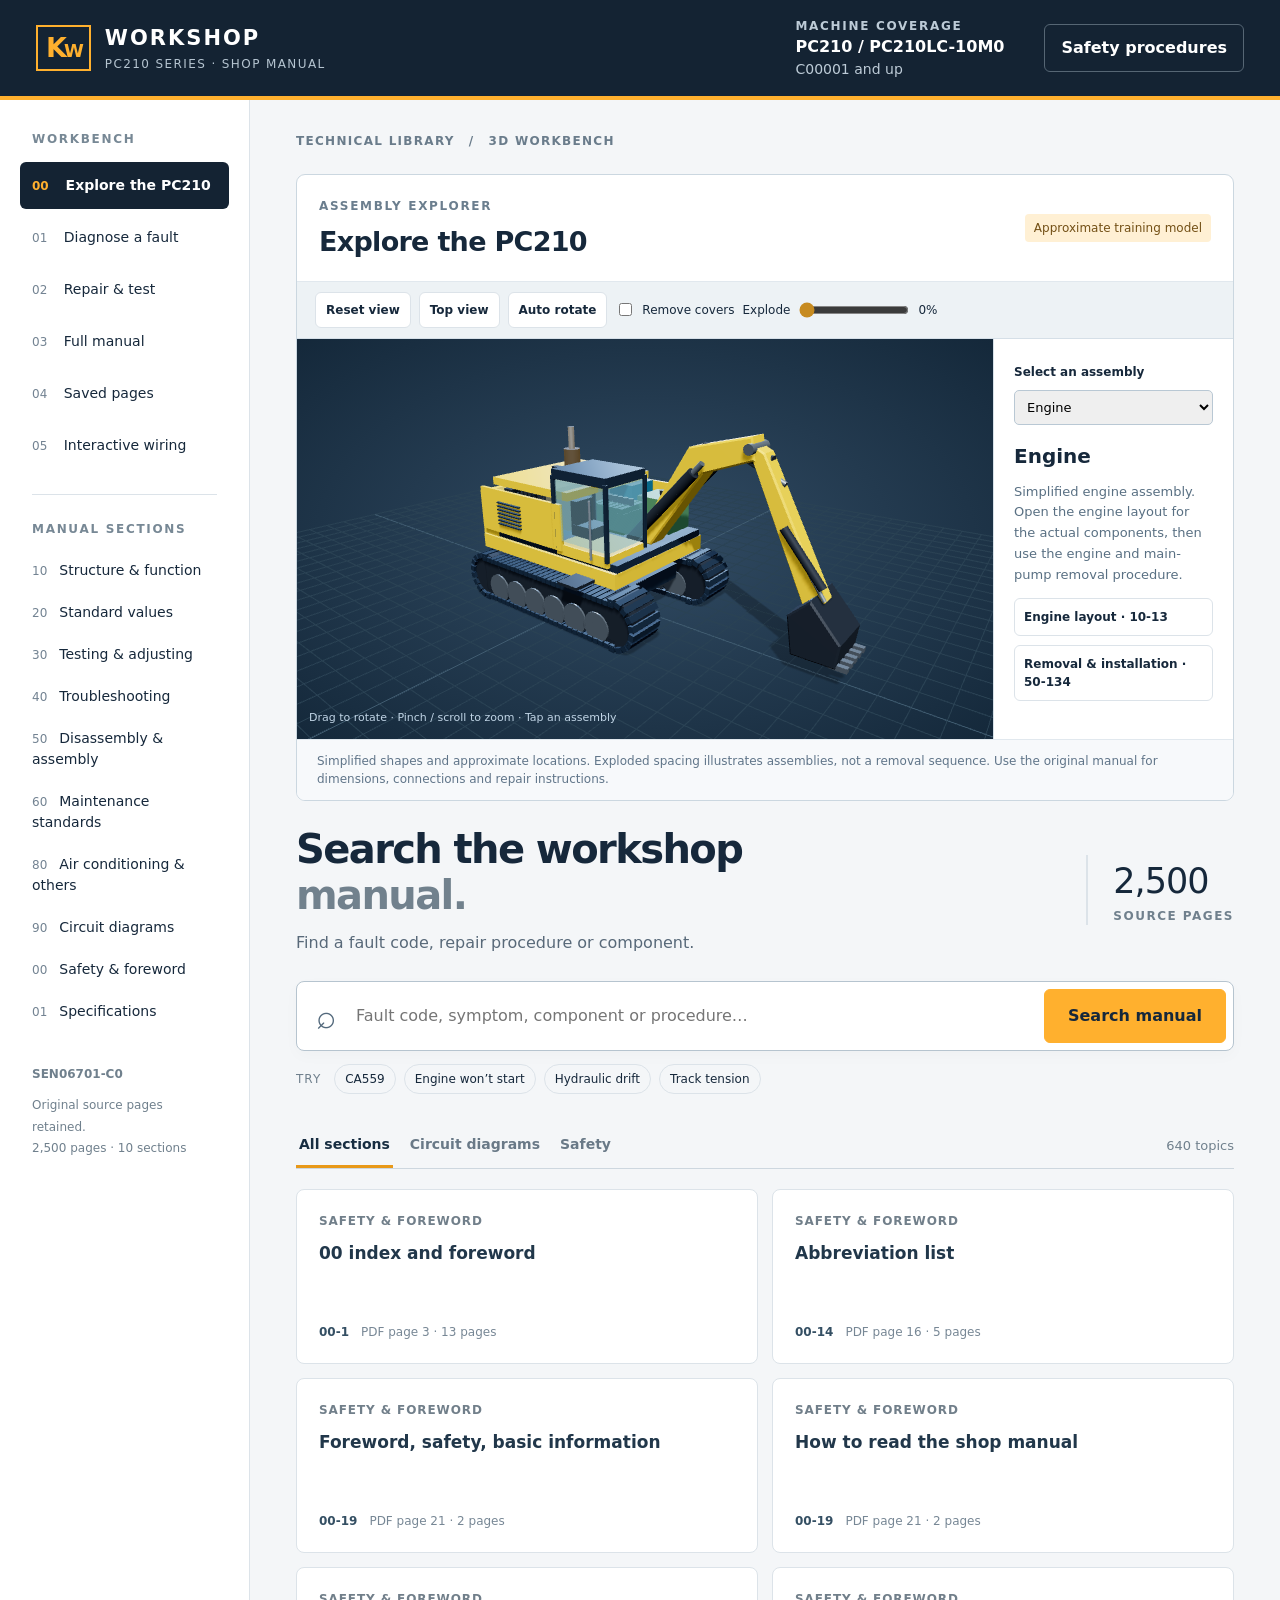
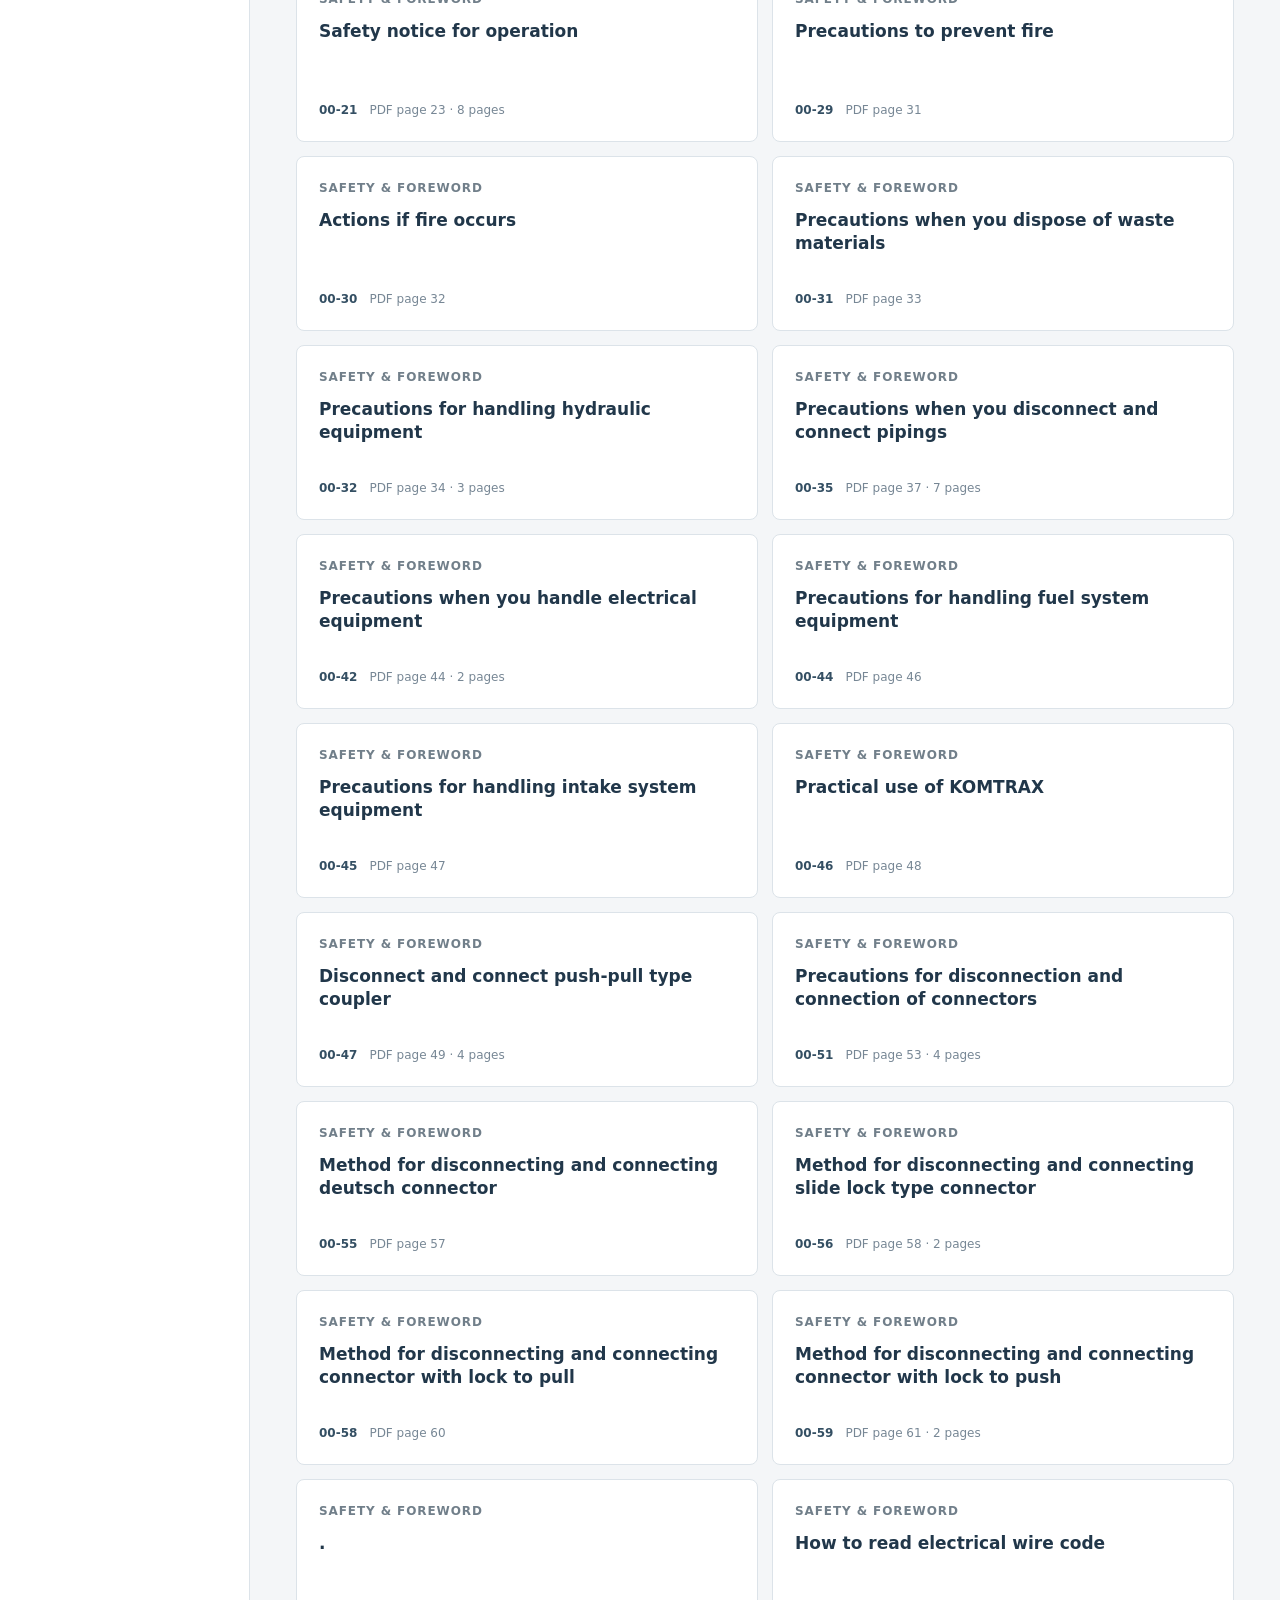
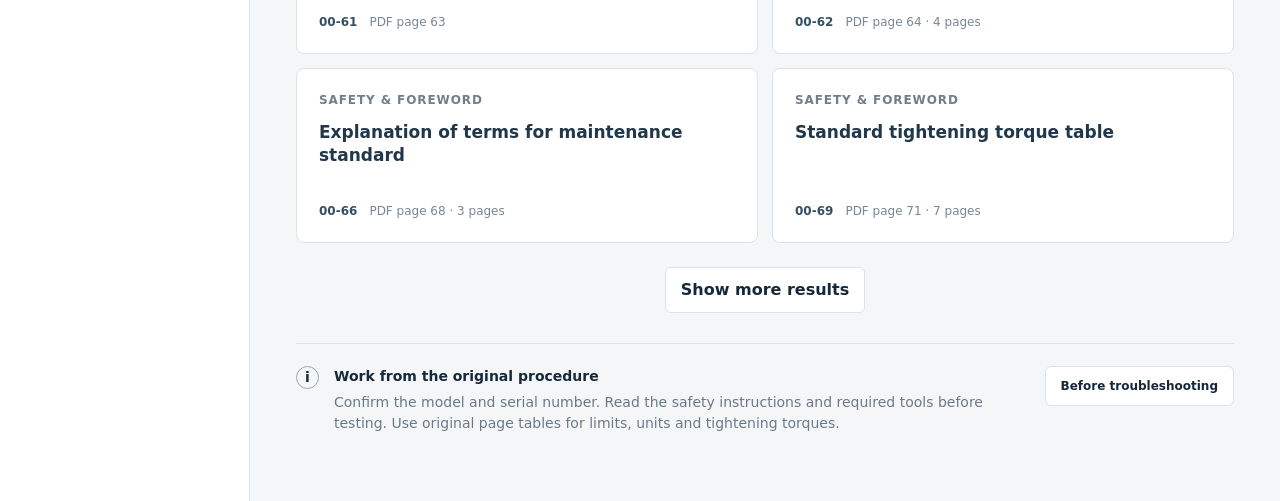
<file: workshop/index.html>
<!doctype html><html lang="en"><head><meta charset="UTF-8"><meta name="viewport" content="width=device-width,initial-scale=1"><meta name="theme-color" content="#142333"><title>Komatsu Workshop | PC210 repair manual</title><meta name="description" content="Search the complete 2,500-page PC210-10M0 and PC210LC-10M0 shop manual. Fault codes, symptom diagnosis, testing, repairs and original diagrams."><link rel="icon" href="favicon.svg"><link rel="stylesheet" href="style.css"></head><body>
<header><a class="brand" href="#"><span class="mark">K<span>W</span></span><span>WORKSHOP<small>PC210 SERIES · SHOP MANUAL</small></span></a><div class="model"><span class="small">MACHINE COVERAGE</span><strong>PC210 / PC210LC-10M0</strong><span>C00001 and up</span></div><button class="outline" id="safety">Safety procedures</button></header>
<div class="layout"><aside><div class="eyebrow">WORKBENCH</div><nav id="modes"><button data-mode="model"><span>00</span> Explore the PC210</button><button data-mode="diagnose" class="active"><span>01</span> Diagnose a fault</button><button data-mode="repair"><span>02</span> Repair & test</button><button data-mode="library"><span>03</span> Full manual</button><button data-mode="saved"><span>04</span> Saved pages</button><button onclick="location.href='wiring.html'"><span>05</span> Interactive wiring</button></nav><div class="side-rule"></div><div class="eyebrow">MANUAL SECTIONS</div><nav id="sections"></nav><div class="side-bottom"><b>SEN06701-C0</b><p>Original source pages retained.<br>2,500 pages · 10 sections</p></div></aside>
<main><div class="breadcrumb">TECHNICAL LIBRARY <span>/</span> <span id="crumb">DIAGNOSIS</span></div><section id="modelWorkbench" class="model-workbench" aria-label="Interactive PC210 training model"><div class="model-heading"><div><span class="eyebrow">ASSEMBLY EXPLORER</span><h2>Explore the PC210</h2></div><span class="training-tag">Approximate training model</span></div><div class="model-controls"><button id="modelReset">Reset view</button><button id="modelTop">Top view</button><button id="modelRotate" aria-pressed="false">Auto rotate</button><label><input id="modelCovers" type="checkbox"> Remove covers</label><label>Explode <input id="modelExplode" type="range" min="0" max="100" value="0" aria-label="Exploded view amount"><output id="explodeValue">0%</output></label></div><div class="model-layout"><div id="modelCanvas" aria-label="3D excavator model"><p id="modelLoading">Loading 3D model…</p><div id="modelHint">Drag to rotate · Pinch / scroll to zoom · Tap an assembly</div><div id="modelHover" hidden></div></div><div class="assembly-preview"><label for="modelParts">Select an assembly</label><select id="modelParts"></select><h3 id="assemblyTitle">Engine</h3><p id="assemblyInfo"></p><div id="assemblyRefs"></div></div></div><p class="model-note">Simplified shapes and approximate locations. Exploded spacing illustrates assemblies, not a removal sequence. Use the original manual for dimensions, connections and repair instructions.</p></section><div class="heading"><div><h1 id="title">Find the fault.<br><span>Follow the manual.</span></h1><p id="subtitle">Enter a monitor code or describe the machine’s symptom.</p></div><div class="manual-badge"><strong>2,500</strong><span>SOURCE PAGES</span></div></div>
<form id="searchform" class="search"><span aria-hidden="true">⌕</span><input id="query" type="search" aria-label="Search manual" placeholder="Fault code, symptom, component or procedure…" autocomplete="off"><button type="submit">Search manual</button></form><div id="quick" class="quick"><span>TRY</span><button data-q="CA559">CA559</button><button data-q="engine does not start">Engine won’t start</button><button data-q="hydraulic drift">Hydraulic drift</button><button data-q="track shoe tension">Track tension</button></div>
<div class="toolbar"><div class="filters" id="filters"><button data-filter="all" class="selected">All</button><button data-filter="code">Fault codes</button><button data-filter="symptom">Symptoms</button></div><div id="resultCount" role="status" aria-live="polite">Loading manual index…</div></div>
<div id="scope" hidden class="scope"></div><div id="results" class="results"><div class="empty">Loading the manual. Please wait.</div></div><button id="more" class="load-more" hidden>Show more results</button>
<section class="source-note"><div class="source-icon">i</div><div><strong>Work from the original procedure</strong><p>Confirm the model and serial number. Read the safety instructions and required tools before testing. Use original page tables for limits, units and tightening torques.</p></div><button id="before">Before troubleshooting</button></section>
</main></div>
<dialog id="reader"><div class="reader-header"><div><span class="eyebrow" id="readerSection">MANUAL</span><h2 id="readerTitle">Source page</h2></div><button id="close" aria-label="Close reader">✕</button></div><div class="reader-tools"><div class="pager"><button id="prev" aria-label="Previous page">Previous</button><label>PDF page <input id="pageInput" type="number" min="1" max="2500" value="1"></label><button id="next" aria-label="Next page">Next</button><span id="pageRef"></span></div><div class="reader-actions"><button id="bookmark">Save page</button><a id="pdfLink" target="_blank" rel="noopener">Original PDF</a><button id="print">Print page</button></div></div><div class="reader-tabs"><button id="imageTab" class="selected">Original page & diagrams</button><button id="textTab">Searchable text</button><label id="zoomLabel">Zoom <select id="zoom"><option value="100">Fit width</option><option value="150">150%</option><option value="200">200%</option><option value="300">300%</option></select></label></div><div id="procedureStrip" class="procedure-strip" hidden></div><div class="reader-body"><div id="imagePane"><img id="pageImage" alt="Original manual page"><p id="imageError" hidden>Page image could not load. Use the Original PDF link to read this page.</p></div><pre id="pageText" hidden></pre></div><div class="reader-footer"><span id="sourceLabel"></span><button id="reviewed">Mark page reviewed</button></div></dialog>
<script src="manual-data.js" defer></script><script src="asset-loader.js" defer></script><script src="app.js" defer></script><script type="module" src="model3d.js"></script></body></html>
</file>
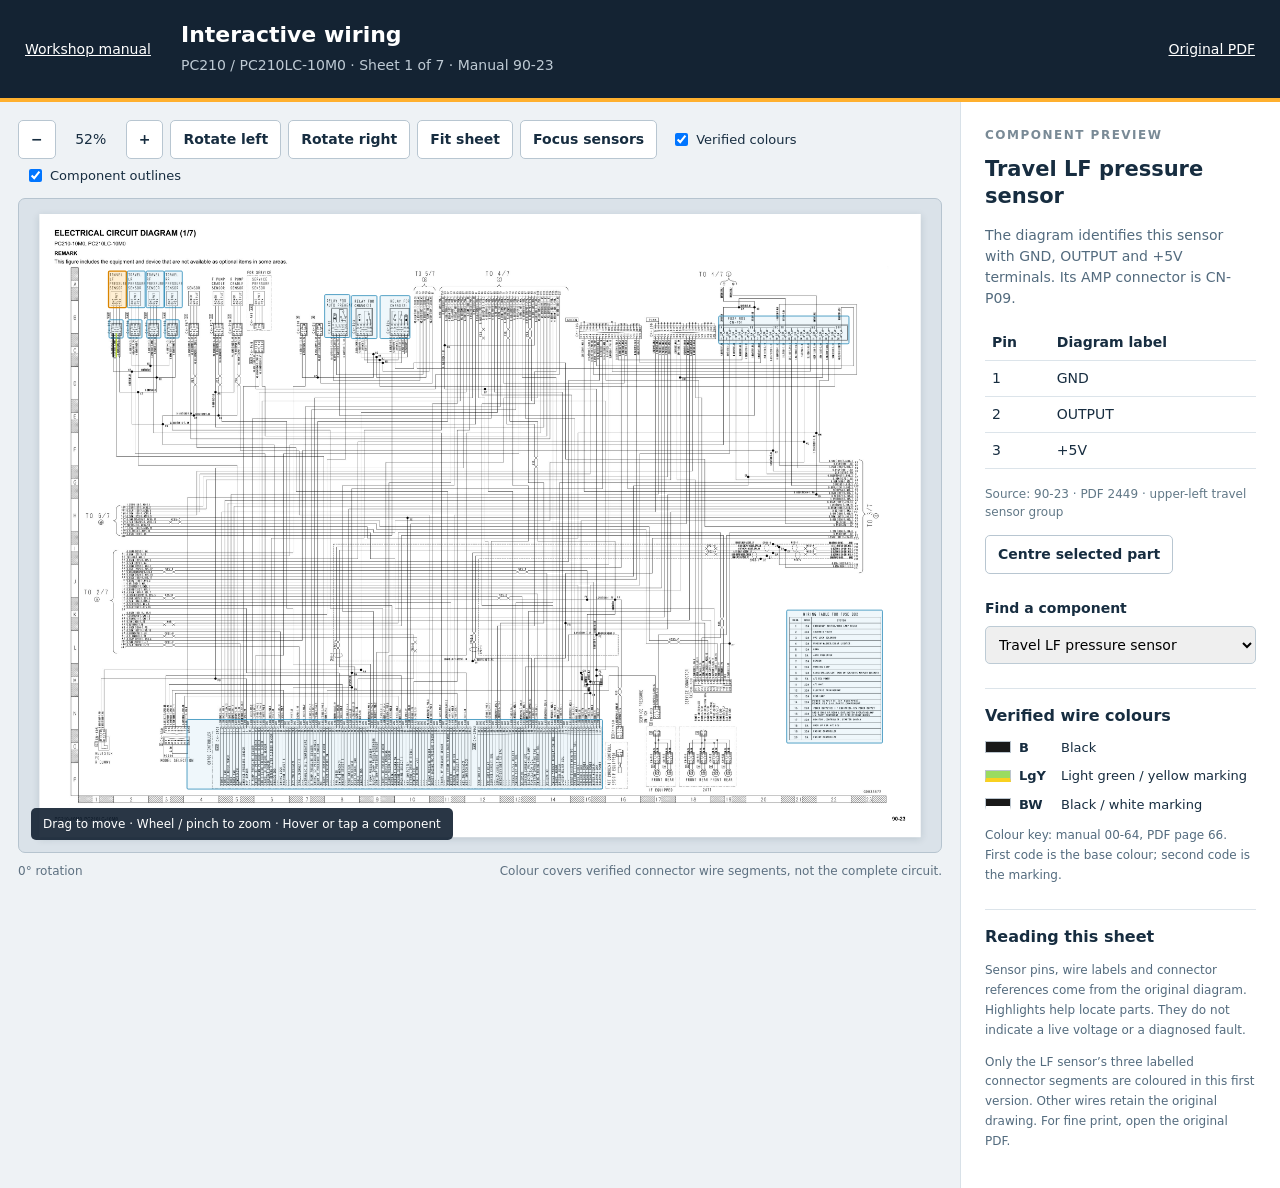
<file: workshop/wiring.html>
<!doctype html><html lang="en"><head><meta charset="utf-8"><meta name="viewport" content="width=device-width, initial-scale=1"><title>Interactive wiring | Komatsu Workshop</title><link rel="icon" href="favicon.svg"><link rel="stylesheet" href="wiring.css"></head><body><header><a href="index.html">Workshop manual</a><div><h1>Interactive wiring</h1><p>PC210 / PC210LC-10M0 · Sheet 1 of 7 · Manual 90-23</p></div><a href="pdf/49.pdf#page=49" target="_blank" rel="noopener">Original PDF</a></header><main><section class="workspace"><div class="controls"><button id="minus" aria-label="Zoom out">−</button><output id="scale">100%</output><button id="plus" aria-label="Zoom in">+</button><button id="left">Rotate left</button><button id="right">Rotate right</button><button id="fit">Fit sheet</button><button id="sensorView">Focus sensors</button><label><input type="checkbox" id="colors" checked> Verified colours</label><label><input type="checkbox" id="hotspots" checked> Component outlines</label></div><div id="viewport" tabindex="0" aria-label="Wiring diagram. Drag to pan, use mouse wheel or pinch to zoom. Arrow keys move the sheet. Plus and minus zoom."><svg id="sheet" xmlns="http://www.w3.org/2000/svg" viewBox="0 0 1683.7795 1190.5513" aria-label="Original wiring diagram with verified colour overlays and interactive components"><image href="wiring-1.jpg" width="1683.7795" height="1190.5513"/><g id="wires"></g><g id="parts"></g></svg><div id="hint">Drag to move · Wheel / pinch to zoom · Hover or tap a component</div></div><div class="status"><span id="position">0° rotation</span><span>Colour covers verified connector wire segments, not the complete circuit.</span></div></section><aside><div class="eyebrow">COMPONENT PREVIEW</div><h2 id="partTitle">Travel LF pressure sensor</h2><p id="partInfo"></p><div id="pinList"></div><div id="source"></div><button id="focus">Centre selected part</button><label class="select-label" for="component">Find a component</label><select id="component"></select><section class="legend"><h3>Verified wire colours</h3><div><i style="background:#191919"></i><b>B</b> Black</div><div><i style="background:#9adb61;border-bottom:4px solid #f9d120"></i><b>LgY</b> Light green / yellow marking</div><div><i style="background:#191919;border-bottom:4px solid #fff"></i><b>BW</b> Black / white marking</div><p>Colour key: manual 00-64, PDF page 66. First code is the base colour; second code is the marking.</p></section><section class="note"><h3>Reading this sheet</h3><p>Sensor pins, wire labels and connector references come from the original diagram. Highlights help locate parts. They do not indicate a live voltage or a diagnosed fault.</p><p>Only the LF sensor’s three labelled connector segments are coloured in this first version. Other wires retain the original drawing. For fine print, open the original PDF.</p></section></aside></main><script src="asset-loader.js"></script><script src="wiring.js"></script></body></html>
</file>
<file: workshop/style.css>
:root{--navy:#142333;--ink:#16283b;--muted:#586979;--orange:#ffb02e;--line:#dce3e9;--paper:#f4f6f8}*{box-sizing:border-box}body{margin:0;background:var(--paper);color:var(--ink);font:16px/1.5 system-ui,-apple-system,BlinkMacSystemFont,"Segoe UI",sans-serif}button,input,select{font:inherit}button,a,input,select{touch-action:manipulation}button,a{ -webkit-tap-highlight-color:transparent}button{cursor:pointer}a{color:inherit}button{border:1px solid var(--line);background:#fff;border-radius:6px;padding:10px 15px;color:var(--ink);font-weight:600}button:hover{border-color:#8198ab;background:#edf2f5}button:focus-visible,a:focus-visible,input:focus-visible,select:focus-visible{outline:3px solid #e18b00;outline-offset:3px}header{height:100px;background:var(--navy);color:white;display:flex;align-items:center;gap:40px;padding:0 36px;border-bottom:4px solid var(--orange)}.brand{display:flex;align-items:center;gap:14px;text-decoration:none;font-size:21px;font-weight:800;letter-spacing:2px}.mark{border:2px solid var(--orange);color:var(--orange);font-size:27px;padding:1px 8px;letter-spacing:-3px}.mark span{font-size:18px}.brand small{display:block;font-size:12px;font-weight:500;letter-spacing:1.4px;color:#b5c4d0}.model{margin-left:auto;display:flex;flex-direction:column;font-size:14px;color:#bdcbd7}.model strong{color:#fff;font-size:16px}.small,.eyebrow{font-size:12px;font-weight:800;letter-spacing:1.7px}.outline{background:transparent;color:white;border-color:#566674;padding:11px 16px}.outline:hover{background:#23394d}.layout{display:grid;grid-template-columns:250px minmax(0,1fr);min-height:calc(100vh - 100px)}aside{background:#fff;border-right:1px solid var(--line);padding:30px 20px;display:flex;flex-direction:column}aside .eyebrow{color:#778895;margin:0 12px 14px}nav{display:flex;flex-direction:column;gap:5px}nav button{border:none;background:transparent;text-align:left;font-size:14px;padding:13px 12px;font-weight:500}nav button span{margin-right:12px;font-size:12px;color:#738392}nav button.active{background:#142333;color:white;font-weight:700}nav button.active span{color:var(--orange)}#sections button{padding:8px 12px;font-size:14px}#sections button.active{background:#fff1d9;color:#6e4500}.side-rule{height:1px;background:var(--line);margin:25px 12px}.side-bottom{margin:35px 12px 0;font-size:12px;color:#70808d}.side-bottom p{line-height:1.8}main{padding:32px 46px 40px;max-width:1450px;width:100%;margin:0 auto}.breadcrumb{font-size:12px;font-weight:700;letter-spacing:1.3px;color:#6a7c8b;display:flex;gap:14px}.heading{display:flex;align-items:center;justify-content:space-between;margin:25px 0 26px;gap:18px}h1{margin:0;font-size:40px;letter-spacing:-1.6px;line-height:1.15}h1 span{color:#71818d}.heading p{margin:13px 0 0;color:var(--muted)}.manual-badge{border-left:2px solid var(--line);padding-left:25px;display:flex;flex-direction:column;flex-shrink:0}.manual-badge strong{font-size:35px;font-weight:500;letter-spacing:-1px}.manual-badge span{font-size:12px;font-weight:700;letter-spacing:1.5px;color:#70808d}.search{display:flex;align-items:center;background:white;border:1px solid #b6c4cf;border-radius:8px;box-shadow:0 5px 16px #15283b06;padding:7px;gap:8px}.search>span{font-size:34px;line-height:1;padding:0 12px;color:#53697c}.search input{border:0;outline:none;min-width:0;flex:1;padding:13px 0;background:transparent;color:var(--ink)}.search button{background:var(--orange);border-color:var(--orange);padding:14px 23px;white-space:nowrap}.quick{display:flex;align-items:center;gap:8px;flex-wrap:wrap;margin:13px 0 30px}.quick span{font-size:12px;letter-spacing:1px;color:#70808d;margin-right:5px}.quick button{font-size:12px;padding:5px 10px;background:transparent;font-weight:500;border-radius:30px}.toolbar{display:flex;justify-content:space-between;align-items:center;border-bottom:1px solid #cdd7df;margin-top:28px;margin-bottom:20px;gap:15px}.filters{display:flex;gap:14px;flex-wrap:wrap}.filters button{border:0;border-bottom:3px solid transparent;border-radius:0;background:transparent;padding:10px 3px;font-size:14px;color:#697987}.filters button.selected{color:#172d41;border-color:#e89919}#resultCount{font-size:13px;color:#70808d}.results{display:grid;grid-template-columns:repeat(2,minmax(0,1fr));gap:14px}.card{background:#fff;border:1px solid var(--line);border-radius:8px;padding:22px;position:relative;display:flex;flex-direction:column;align-items:flex-start;min-height:175px;text-align:left;width:100%;font-weight:400}.card:hover{border-color:#c18931;background:white;box-shadow:0 3px 12px #15283b08}.tag{font-size:12px;font-weight:700;letter-spacing:.9px;color:#717f8a}.tag.code{color:#a06403}.tag.symptom{color:#286b87}.card h3{font-size:17px;font-weight:650;line-height:1.4;margin:12px 0;color:#21374a;text-transform:none}.card .excerpt{font-size:14px;line-height:1.5;color:#5a6d7a;margin:0 0 15px;display:-webkit-box;-webkit-line-clamp:3;-webkit-box-orient:vertical;overflow:hidden}.card .meta{font-size:12px;color:#778795;margin-top:auto;padding-top:7px;display:flex;gap:12px;flex-wrap:wrap}.card .meta b{color:#344f63;font-weight:600}.empty{grid-column:1/-1;padding:35px;background:white;border:1px solid var(--line);border-radius:8px;color:#637685}.load-more{display:block;margin:24px auto}.scope{font-size:14px;margin-bottom:18px;background:#fff1d9;padding:12px 16px;border-radius:6px}.source-note{margin-top:30px;border-top:1px solid var(--line);padding:22px 0;display:flex;gap:15px;align-items:flex-start;font-size:14px}.source-note p{margin:5px 0;color:#697a88;max-width:720px}.source-note button{margin-left:auto;flex-shrink:0;font-size:12px}.source-icon{border:1px solid #96a7b6;border-radius:50%;width:23px;height:23px;flex-shrink:0;text-align:center;font-weight:700}dialog{padding:0;border:0;border-radius:10px;width:calc(100% - 40px);max-width:1280px;height:calc(100dvh - 40px);max-height:calc(100dvh - 40px);color:var(--ink);box-shadow:0 15px 80px #0005;overflow:hidden}dialog[open]{display:flex;flex-direction:column}dialog::backdrop{background:#0b192acf}.reader-header{background:var(--navy);color:white;display:flex;align-items:center;justify-content:space-between;padding:18px 24px;gap:20px}.reader-header .eyebrow{color:var(--orange)}.reader-header h2{font-size:19px;line-height:1.3;margin:5px 0 0}.reader-header button{background:#ffffff12;color:white;border-color:#ffffff30;padding:8px 13px}.reader-tools{padding:12px 18px;border-bottom:1px solid var(--line);display:flex;align-items:center;justify-content:space-between;gap:12px;flex-wrap:wrap}.reader-tools button,.reader-actions a{font-size:14px;padding:7px 12px}.pager{display:flex;align-items:center;gap:10px;font-size:14px;flex-wrap:wrap}.pager input{width:78px;padding:6px;border:1px solid #bac8d3;border-radius:4px}.reader-actions{display:flex;align-items:center;gap:8px;flex-wrap:wrap}.reader-actions a{border:1px solid var(--line);border-radius:6px;text-decoration:none;font-weight:600}.reader-tabs{display:flex;align-items:center;background:#f4f6f8;padding:7px 18px;gap:8px;flex-wrap:wrap}.reader-tabs button{background:transparent;font-size:14px;padding:8px 12px;border:0}.reader-tabs button.selected{background:white;box-shadow:0 1px 4px #0001}.reader-tabs label{margin-left:auto;font-size:14px}.reader-tabs select{padding:4px;border:1px solid #b8c5d0;border-radius:4px}.reader-body{overflow:auto;flex:1;min-height:0;background:#dfe5ea;padding:20px;overscroll-behavior:contain}.reader-body img{display:block;width:100%;max-width:1000px;min-width:0;height:auto;margin:0 auto;background:white;box-shadow:0 1px 8px #0002}.reader-body pre{white-space:pre-wrap;overflow-wrap:anywhere;font:15px/1.6 ui-monospace,SFMono-Regular,Consolas,monospace;background:white;padding:24px;margin:0;min-height:100%}.reader-footer{display:flex;align-items:center;justify-content:space-between;padding:10px 18px;gap:15px;font-size:12px;border-top:1px solid var(--line)}.reader-footer button{font-size:14px;padding:7px 12px}.procedure-strip{background:#fff1d9;padding:9px 18px;font-size:13px}.reviewed{background:#d9ecdf!important;border-color:#9fbea8!important}.reader-body #imageError{background:white;padding:20px}[hidden]{display:none!important}mark{background:#ffe1a2;color:inherit}
@media(min-width:1600px){main{padding-top:45px}.results{grid-template-columns:repeat(3,minmax(0,1fr))}}@media(max-width:1050px){header{padding:0 24px;gap:20px}.layout{grid-template-columns:210px minmax(0,1fr)}aside{padding:25px 12px}main{padding:28px 26px}h1{font-size:34px}.manual-badge{display:none}.source-note{flex-wrap:wrap}.source-note button{margin-left:38px}.card{padding:18px}}@media(max-width:760px){header{height:auto;min-height:82px;padding:14px 18px;gap:12px;flex-wrap:wrap}.brand{font-size:17px}.brand small{font-size:10px}.model{display:none}header .outline{margin-left:auto;font-size:12px;padding:8px}.layout{display:block}aside{padding:10px 12px;border-right:0;border-bottom:1px solid var(--line);display:block}aside>.eyebrow,aside #sections,aside .side-rule,aside .side-bottom{display:none}#modes{flex-direction:row;overflow:auto;gap:6px}#modes button{font-size:12px;white-space:nowrap;padding:11px 12px}#modes button span{display:none}main{padding:24px 18px}.heading{margin:22px 0}h1{font-size:32px}.heading p{font-size:14px}.breadcrumb{font-size:10px}.search{gap:4px}.search>span{padding:0 6px}.search input{font-size:14px}.search button{font-size:12px;padding:13px 10px}.quick{gap:6px}.toolbar{align-items:flex-end;gap:8px}#resultCount{font-size:12px;text-align:right}.filters{gap:10px}.filters button{font-size:13px}.results{grid-template-columns:1fr}.card{min-height:150px}.source-note{font-size:13px}dialog{width:100%;height:100dvh;max-height:100dvh;border-radius:0}.reader-header{padding:14px 16px}.reader-header h2{font-size:16px}.reader-tools{padding:8px 12px;gap:8px}.pager{gap:6px;font-size:12px}.pager input{width:63px}.pager button{padding:7px;font-size:12px}.reader-actions button,.reader-actions a{font-size:12px;padding:7px 10px}.reader-tabs{padding:5px 8px;gap:3px}.reader-tabs button{font-size:12px;padding:8px}.reader-tabs label{font-size:12px}.reader-body{padding:8px}.reader-body pre{font-size:13px;padding:15px}.reader-footer{font-size:11px;padding:8px 12px}.reader-footer button{font-size:12px}.reader-tabs select{font-size:12px;max-width:100px}}
@media print{body>*:not(dialog){display:none!important}dialog[open]{position:static;display:block;width:100%;height:auto;max-height:none;box-shadow:none}.reader-header,.reader-tools,.reader-tabs,.reader-footer,.procedure-strip{display:none!important}.reader-body{overflow:visible;background:white;padding:0}#pageImage{width:100%!important;max-width:100%!important;box-shadow:none}#pageText{display:none!important}}
.model-workbench{margin-top:24px;background:white;border:1px solid #cbd7e0;border-radius:9px;overflow:hidden}.model-heading{padding:18px 22px;display:flex;align-items:center;justify-content:space-between;gap:14px}.model-heading h2{margin:5px 0 0;font-size:27px;letter-spacing:-.7px}.model-heading .eyebrow{color:#6b7e8e}.training-tag{font-size:12px;color:#735016;background:#fff0d4;padding:5px 9px;border-radius:4px}.model-controls{display:flex;align-items:center;gap:8px;flex-wrap:wrap;padding:10px 18px;background:#edf2f5;border-top:1px solid #e1e8ee;border-bottom:1px solid #d5dfe7}.model-controls button{font-size:12px;padding:8px 10px}.model-controls label{display:flex;align-items:center;gap:7px;font-size:12px}.model-controls input[type=range]{width:110px;accent-color:#c78b20}.model-controls output{width:35px;font-size:12px}.model-layout{display:grid;grid-template-columns:minmax(0,1fr) 240px}#modelCanvas{height:400px;min-width:0;position:relative;background:radial-gradient(ellipse at center,#324c64,#14283a);overflow:hidden}#modelCanvas canvas{display:block;width:100%;height:100%;touch-action:none}#modelLoading{position:absolute;top:20px;left:20px;right:20px;color:white;font-size:14px}#modelHint{position:absolute;bottom:12px;left:12px;right:12px;pointer-events:none;color:#c0d4e5;font-size:11px}#modelHover{position:absolute;top:13px;left:13px;max-width:80%;background:#ffb02e;color:#142333;padding:5px 9px;font-size:12px;font-weight:600;border-radius:4px;pointer-events:none}.assembly-preview{padding:20px;border-left:1px solid #d7e1e8}.assembly-preview label{font-size:12px;font-weight:700}.assembly-preview select{display:block;width:100%;border:1px solid #b9c8d4;padding:8px;margin-top:7px;border-radius:5px;font-size:13px}.assembly-preview h3{font-size:20px;line-height:1.3;margin:18px 0 10px}.assembly-preview p{font-size:13px;color:#597083;line-height:1.6}.assembly-preview button{display:block;margin-top:9px;width:100%;text-align:left;font-size:12px;padding:9px}.model-note{padding:12px 20px;margin:0;font-size:12px;color:#607589;border-top:1px solid #e1e8ee;background:#f7f9fb}#modelRotate[aria-pressed=true]{background:#fff0d4;border-color:#c48a25}@media(max-width:1100px){.model-layout{grid-template-columns:minmax(0,1fr) 210px}.assembly-preview{padding:16px}#modelCanvas{height:360px}}@media(max-width:760px){.model-layout{display:block}#modelCanvas{height:340px}.assembly-preview{border-left:0;border-top:1px solid #d7e1e8;padding:16px}.assembly-preview h3{margin:14px 0 6px}.model-heading{padding:15px;align-items:flex-start}.model-heading h2{font-size:23px}.training-tag{font-size:10px;max-width:110px}.model-controls{padding:10px}.model-controls input[type=range]{width:90px}.model-note{padding:12px 15px}}
</file>
<file: workshop/wiring.css>
:root{font:16px/1.5 system-ui,sans-serif;color:#172d40;background:#eef2f5}*{box-sizing:border-box}body{margin:0}button,input,select{font:inherit}button,a,select{touch-action:manipulation}button{cursor:pointer;border:1px solid #b8c6d1;border-radius:5px;background:white;padding:8px 12px;color:#172d40;font-size:14px;font-weight:600}button:hover{background:#fff0cf;border-color:#bc8119}a{color:inherit}header{background:#142333;color:white;border-bottom:4px solid #ffb02e;display:flex;align-items:center;gap:30px;padding:18px 25px}header h1{font-size:22px;margin:0}header p{font-size:14px;margin:4px 0;color:#becad4}header>a{font-size:14px;white-space:nowrap}header>a:last-child{margin-left:auto}main{display:grid;grid-template-columns:minmax(0,1fr) 320px;min-height:calc(100dvh - 105px)}.workspace{padding:18px;min-width:0;display:flex;flex-direction:column}.controls{display:flex;align-items:center;gap:7px;flex-wrap:wrap;margin-bottom:12px}.controls label{font-size:13px;margin-left:7px;display:flex;align-items:center;gap:5px}.controls output{font-size:14px;min-width:56px;text-align:center}#viewport{height:calc(100dvh - 245px);min-height:430px;background:#dae2e9;border:1px solid #b6c4cf;border-radius:7px;position:relative;overflow:hidden;touch-action:none;cursor:grab}#viewport.dragging{cursor:grabbing}#sheet{width:1683.7795px;height:1190.5513px;position:absolute;left:0;top:0;transform-origin:0 0;background:white;box-shadow:0 3px 14px #172d4025;max-width:none}#hint{position:absolute;bottom:12px;left:12px;background:#142333e8;color:#fff;padding:7px 12px;border-radius:5px;font-size:12px;pointer-events:none}.status{font-size:12px;color:#5d7080;display:flex;gap:15px;justify-content:space-between;padding-top:9px}.hotspot{fill:#2a92c213;stroke:#1982b3;stroke-width:1.4;cursor:pointer}.hotspot:hover,.hotspot.active,.hotspot:focus{fill:#ffb02e35;stroke:#d98400;stroke-width:2.5;outline:none}.hide-parts .hotspot:not(.active){fill:transparent;stroke:transparent}.wire-base{fill:none;stroke-width:2.8;stroke-linejoin:round;stroke-linecap:round}.wire-mark{fill:none;stroke-width:1.1;stroke-dasharray:3 2;stroke-linecap:round}.selected-wire{animation:pulse 1.7s ease-in-out infinite}@keyframes pulse{50%{opacity:.45}}aside{background:white;border-left:1px solid #d8e1e8;padding:24px;overflow:auto}aside h2{font-size:21px;line-height:1.3;margin:12px 0}aside p{font-size:14px;color:#536b7e}.eyebrow{font-size:12px;letter-spacing:1.5px;font-weight:800;color:#798a96}#source{font-size:12px;color:#617887;margin:14px 0}.pins{width:100%;font-size:14px;border-collapse:collapse;margin:16px 0}.pins td,.pins th{text-align:left;border-bottom:1px solid #dce4ea;padding:7px}.select-label{display:block;font-size:14px;font-weight:600;margin-top:24px}select{margin-top:7px;width:100%;padding:9px;border:1px solid #bdcbd5;border-radius:5px;font-size:14px}.legend,.note{border-top:1px solid #dce4ea;margin-top:24px;padding-top:15px}aside h3{font-size:16px;margin:0 0 10px}.legend>div{display:flex;align-items:center;gap:8px;font-size:13px;margin:9px 0}.legend b{min-width:34px}.legend i{display:block;width:26px;height:12px;border:1px solid #bbc5ce}.legend p,.note p{font-size:12px;line-height:1.65}button:focus-visible,a:focus-visible,select:focus-visible,#viewport:focus-visible{outline:3px solid #d58a00;outline-offset:3px}@media(prefers-reduced-motion:reduce){.selected-wire{animation:none}}@media(max-width:950px){main{grid-template-columns:minmax(0,1fr) 270px}aside{padding:18px}.controls{gap:5px}.controls button{font-size:12px}}@media(max-width:720px){header{padding:14px;gap:15px;flex-wrap:wrap}header h1{font-size:19px}header p{font-size:12px}header>a{font-size:12px}main{display:block}.workspace{padding:12px}#viewport{height:57dvh;min-height:340px}aside{border-left:0;border-top:1px solid #c8d5df;padding:22px}.controls label{font-size:12px;margin-left:0}.status{flex-wrap:wrap;gap:4px}#hint{font-size:10px;padding:5px 7px}.controls button{min-height:40px}}
</file>
